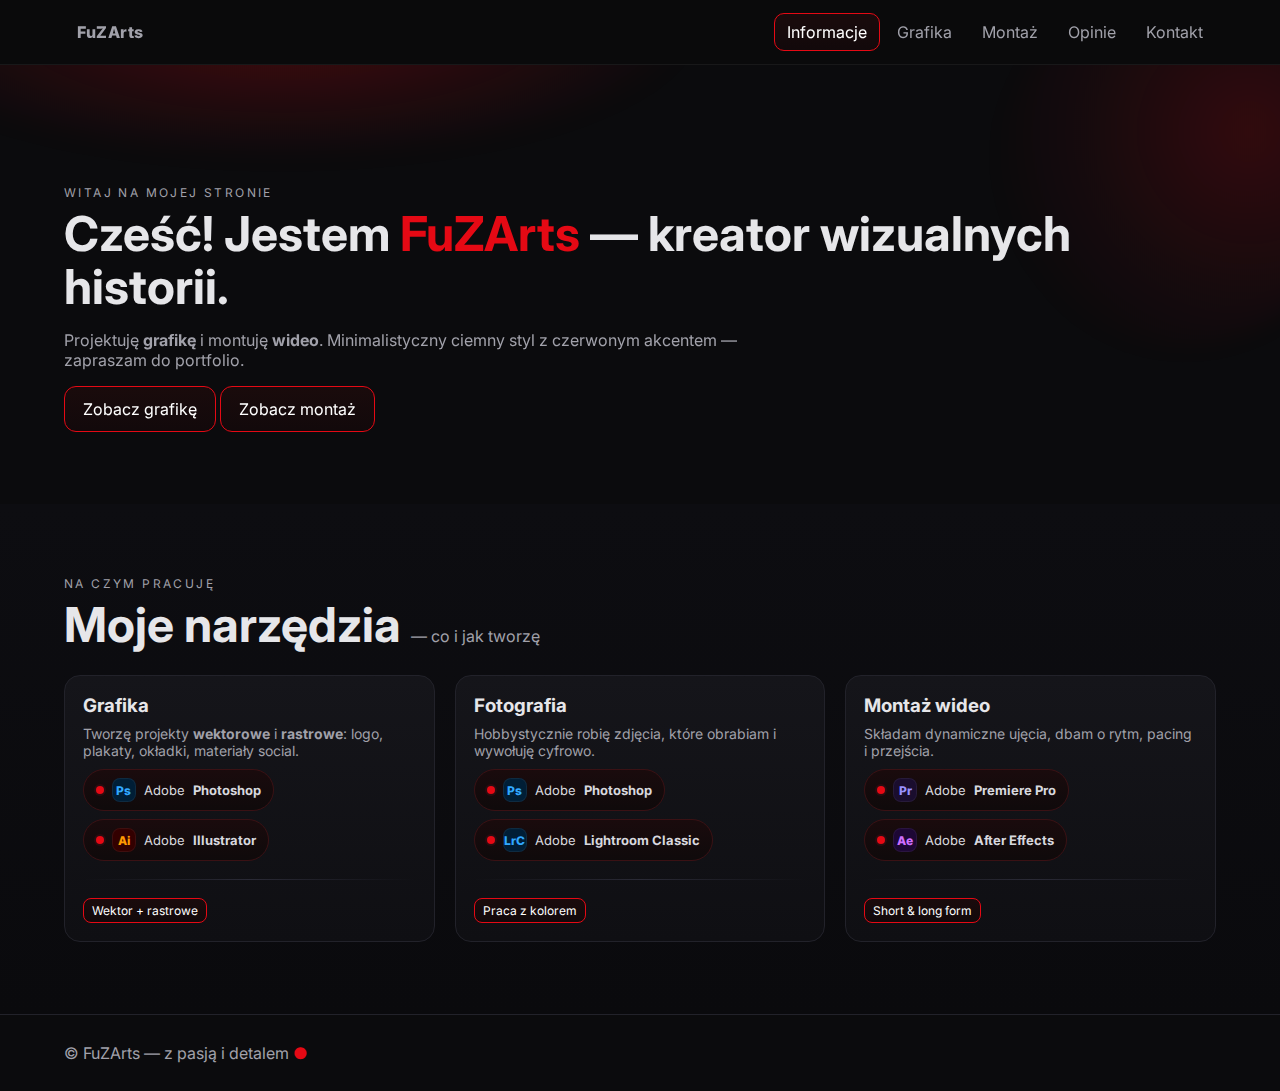
<file: index.html>
<!doctype html>
<html lang="pl">
<head>
  <meta charset="utf-8">
  <meta name="viewport" content="width=device-width,initial-scale=1">
  <title>Informacje — FuZArts</title>
  <meta name="color-scheme" content="dark">
  <link rel="preconnect" href="https://fonts.googleapis.com">
  <link href="https://fonts.googleapis.com/css2?family=Inter:wght@400;600;800&display=swap" rel="stylesheet">
  <link rel="stylesheet" href="style.css">
  <link rel="icon" type="image/png" href="/fuzarts.png">
</head>
<body>
  
    <header>
      <div class="container nav">
        <a class="brand" href="index.html">FuZArts</a>
        <nav>
          <a href="index.html">Informacje</a>
          <a href="grafika.html">Grafika</a>
          <a href="montaz.html">Montaż</a>
          <a href="opinie.html">Opinie</a>
          <a href="kontakt.html">Kontakt</a>
        </nav>
      </div>
    </header>
    
  
  
  <section class="hero hero-pro">
    <div class="hero-decor">
      <div class="hero-blob"></div>
      <div class="hero-blob second"></div>
      
      
    </div>
    <div class="container">
      <div class="kicker">Witaj na mojej stronie</div>
      <h1 class="h1" data-parallax="15">Cześć! Jestem <span style="color:var(--red)">FuZArts</span> — kreator wizualnych historii.</h1>
      <p class="p" data-parallax="8">Projektuję <strong>grafikę</strong> i montuję <strong>wideo</strong>. Minimalistyczny ciemny styl z czerwonym akcentem — zapraszam do portfolio.</p>
      <div class="hero-actions" data-parallax="5">
        <a class="btn red" href="grafika.html">Zobacz grafikę</a>
        <a class="btn red" href="montaz.html">Zobacz montaż</a>
      </div>
    </div>
  </section>



<section class="section-alt">
  <div class="container">
    <div class="kicker">Na czym pracuję</div>
    <h2 class="h1 reveal">Moje narzędzia <small>— co i jak tworzę</small></h2>
    <div class="tools-grid">
      <!-- GRAFIKA -->
      <article class="tool-card reveal">
        <h3>Grafika</h3>
        <div class="tool-desc">Tworzę projekty <strong>wektorowe</strong> i <strong>rastrowe</strong>: logo, plakaty, okładki, materiały social.</div>
        <div class="pills">
          <span class="pill adobe"><span class="dot"></span><span class="app ps">Ps</span> Adobe <strong>Photoshop</strong></span>
          <span class="pill adobe"><span class="dot"></span><span class="app ai">Ai</span> Adobe <strong>Illustrator</strong></span>
          </div>
        <div class="sep"></div>
        <span class="badge red">Wektor + rastrowe</span>
      </article>

      <!-- FOTOGRAFIA -->
      <article class="tool-card reveal">
        <h3>Fotografia</h3>
        <div class="tool-desc">Hobbystycznie robię zdjęcia, które obrabiam i wywołuję cyfrowo.</div>
        <div class="pills">
          <span class="pill adobe"><span class="dot"></span><span class="app ps">Ps</span> Adobe <strong>Photoshop</strong></span>
          <span class="pill adobe"><span class="dot"></span><span class="app lrc">LrC</span> Adobe <strong>Lightroom Classic</strong></span>
          </div>
        <div class="sep"></div>
        <span class="badge red">Praca z kolorem</span>
      </article>

      <!-- MONTAŻ -->
      <article class="tool-card reveal">
        <h3>Montaż wideo</h3>
        <div class="tool-desc">Składam dynamiczne ujęcia, dbam o rytm, pacing i przejścia.</div>
        <div class="pills">
          <span class="pill adobe"><span class="dot"></span><span class="app pr">Pr</span> Adobe <strong>Premiere Pro</strong></span>
          <span class="pill adobe"><span class="dot"></span><span class="app ae">Ae</span> Adobe <strong>After Effects</strong></span>
          </div>
        <div class="sep"></div>
        <span class="badge red">Short & long form</span>
      </article>

      
    </div>
  </div>
</section>



  
  
  <footer>
    <div class="container">© FuZArts — z pasją i detalem <span style="color:var(--red)">●</span></div>
  </footer>
  <script src="script.js"></script>
</body>
</html>
</file>
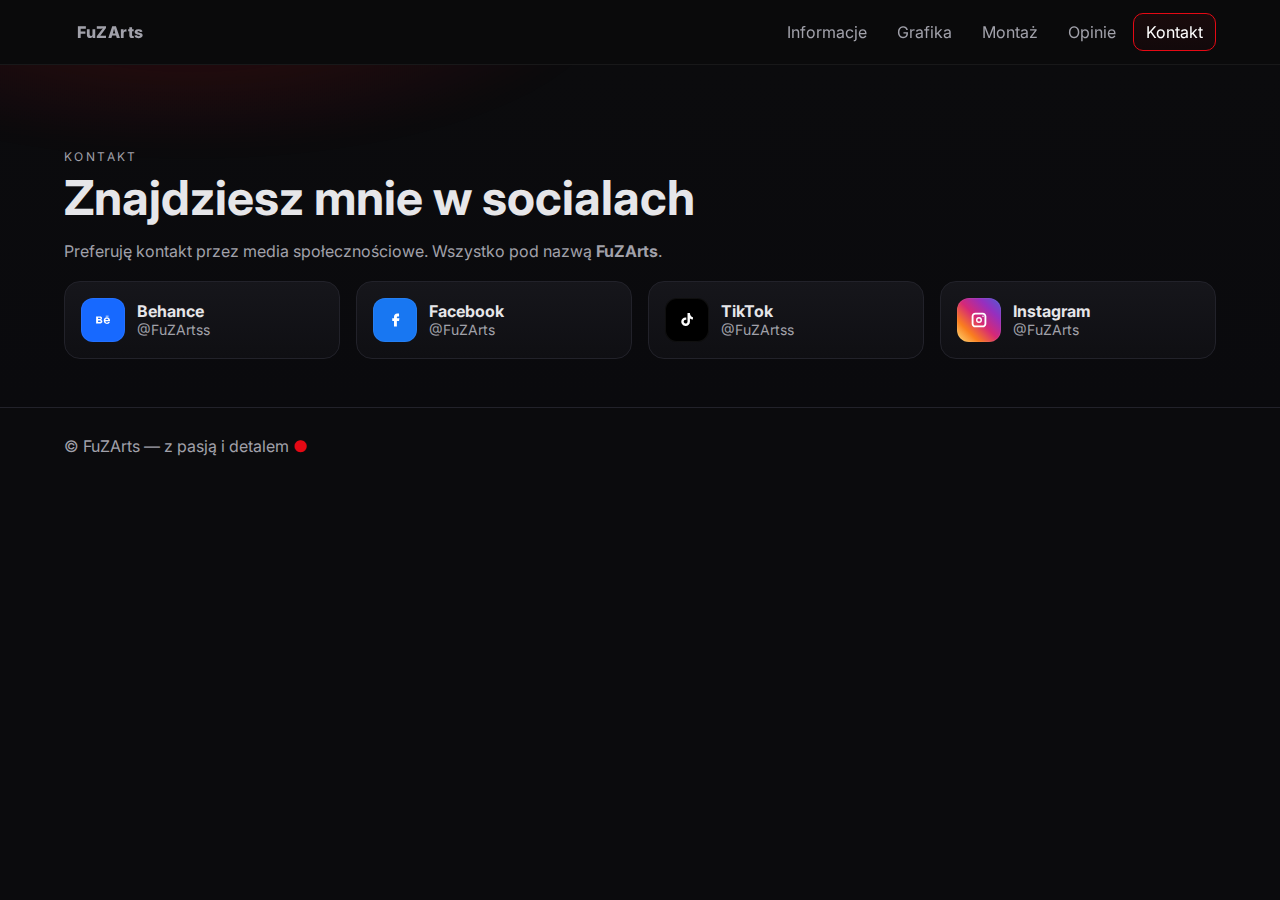
<file: kontakt.html>
<!doctype html>
<html lang="pl">
<head>
  <meta charset="utf-8">
  <meta name="viewport" content="width=device-width,initial-scale=1">
  <title>Kontakt — FuZArts</title>
  <meta name="color-scheme" content="dark">
  <link rel="preconnect" href="https://fonts.googleapis.com">
  <link href="https://fonts.googleapis.com/css2?family=Inter:wght@400;600;800&display=swap" rel="stylesheet">
  <link rel="stylesheet" href="style.css">
  <link rel="icon" type="image/png" href="/fuzarts.png">
</head>
<body>
  
    <header>
      <div class="container nav">
        <a class="brand" href="index.html">FuZArts</a>
        <nav>
          <a href="index.html">Informacje</a>
          <a href="grafika.html">Grafika</a>
          <a href="montaz.html">Montaż</a>
          <a href="opinie.html">Opinie</a>
          <a href="kontakt.html">Kontakt</a>
        </nav>
      </div>
    </header>
    
  
  
  <section class="contact-hero">
    <div class="container">
      <div class="kicker">Kontakt</div>
      <h1 class="h1 reveal">Znajdziesz mnie w socialach</h1>
      <p class="p reveal">Preferuję kontakt przez media społecznościowe. Wszystko pod nazwą <strong>FuZArts</strong>.</p>

      <div class="contact-grid" style="margin-top:20px">
        <!-- Behance -->
        <a class="contact-card reveal" href="https://behance.net/FuZArtss" target="_blank" rel="noopener">
          <div class="contact-icon brand behance"><svg xmlns='http://www.w3.org/2000/svg' viewBox='0 0 48 48' width='22' height='22' aria-hidden='true'>
  <path fill='currentColor' d='M20.6 22.3c.8-.5 1.3-1.3 1.3-2.4 0-2.1-1.6-3.4-4.1-3.4H9v14.9h9.1c2.8 0 4.6-1.5 4.6-3.9 0-1.7-.8-2.9-2.1-3.4zm-7.4-3h4.1c.9 0 1.5.5 1.5 1.3s-.6 1.3-1.5 1.3h-4.1v-2.6zm4.2 8.9h-4.2v-3.1h4.2c1.1 0 1.8.6 1.8 1.6s-.7 1.5-1.8 1.5zm15.1-10.1c-4.1 0-6.9 2.9-6.9 7.2 0 4.4 2.8 7.3 7 7.3 3.2 0 5.5-1.5 6.2-4.2h-3.4c-.3.8-1.4 1.4-2.7 1.4-2 0-3.3-1.2-3.4-3.3h9.9c.1-.5.1-.9.1-1.3 0-4.2-2.5-7.1-6.8-7.1zm-3.4 5.9c.2-1.8 1.3-3 3.3-3 1.9 0 3 1 3.2 3h-6.5zm7.1-7.6h-6.2v-1.9h6.2v1.9z' />
</svg></div>
          <div class="contact-meta">
            <div class="contact-title">Behance</div>
            <div class="contact-handle">@FuZArtss</div>
          </div>
        </a>

        <!-- Facebook -->
        <a class="contact-card reveal" href="https://facebook.com/FuZArts" target="_blank" rel="noopener">
          <div class="contact-icon brand facebook"><svg xmlns='http://www.w3.org/2000/svg' viewBox='0 0 48 48' width='22' height='22' aria-hidden='true'>
  <path fill='currentColor' d='M28.9 16.2h3.9V10h-3.9c-4.1 0-7.1 3.1-7.1 7.3v2.8H18v6.1h3.8V38h6.3v-11.8h4.7l.8-6.1h-5.5V17.3c0-.7.5-1.1 1.1-1.1z'/>
</svg></div>
          <div class="contact-meta">
            <div class="contact-title">Facebook</div>
            <div class="contact-handle">@FuZArts</div>
          </div>
        </a>

        <!-- TikTok -->
        <a class="contact-card reveal" href="https://tiktok.com/@FuZArtss" target="_blank" rel="noopener">
          <div class="contact-icon brand tiktok"><svg xmlns='http://www.w3.org/2000/svg' viewBox='0 0 48 48' width='22' height='22' aria-hidden='true'>
  <path fill='currentColor' d='M34.4 16.9c-2-1.4-3.4-3.5-3.8-5.9h0c-.3-1.4-.2-2.5-.2-2.5h-5.3v19.1c0 2.3-1.8 4.1-4.1 4.1-1.5 0-2.9-.8-3.6-2-.4-.6-.6-1.3-.6-2.1 0-2.3 1.9-4.1 4.2-4.1.5 0 1 .1 1.4.3v-5.3c-.5-.1-1-.2-1.5-.2-5.2 0-9.4 4.2-9.4 9.3 0 2 .6 3.8 1.6 5.3 1.7 2.6 4.6 4.3 7.9 4.3 5.2 0 9.4-4.2 9.4-9.3v-7.1c1.8 1.4 4.1 2.2 6.5 2.2v-5.1c-.7 0-1.7-.3-2.5-.8z'/>
</svg></div>
          <div class="contact-meta">
            <div class="contact-title">TikTok</div>
            <div class="contact-handle">@FuZArtss</div>
          </div>
        </a>

        <!-- Instagram -->
        <a class="contact-card reveal" href="https://instagram.com/FuZArts" target="_blank" rel="noopener">
          <div class="contact-icon brand instagram"><svg xmlns='http://www.w3.org/2000/svg' viewBox='0 0 48 48' width='22' height='22' aria-hidden='true'>
  <path fill='currentColor' d='M16 8h16c4.4 0 8 3.6 8 8v16c0 4.4-3.6 8-8 8H16c-4.4 0-8-3.6-8-8V16c0-4.4 3.6-8 8-8zm0 4c-2.2 0-4 1.8-4 4v16c0 2.2 1.8 4 4 4h16c2.2 0 4-1.8 4-4V16c0-2.2-1.8-4-4-4H16zm8 5.5A6.5 6.5 0 1 1 17.5 24 6.51 6.51 0 0 1 24 17.5zm0 3A3.5 3.5 0 1 0 27.5 24 3.5 3.5 0 0 0 24 20.5zM32.75 14a1.75 1.75 0 1 1-1.75 1.75A1.75 1.75 0 0 1 32.75 14z'/>
</svg></div>
          <div class="contact-meta">
            <div class="contact-title">Instagram</div>
            <div class="contact-handle">@FuZArts</div>
          </div>
        </a>
      </div>
    </div>
  </section>

  
  <footer>
    <div class="container">© FuZArts — z pasją i detalem <span style="color:var(--red)">●</span></div>
  </footer>
  <script src="script.js"></script>
</body>
</html>
</file>
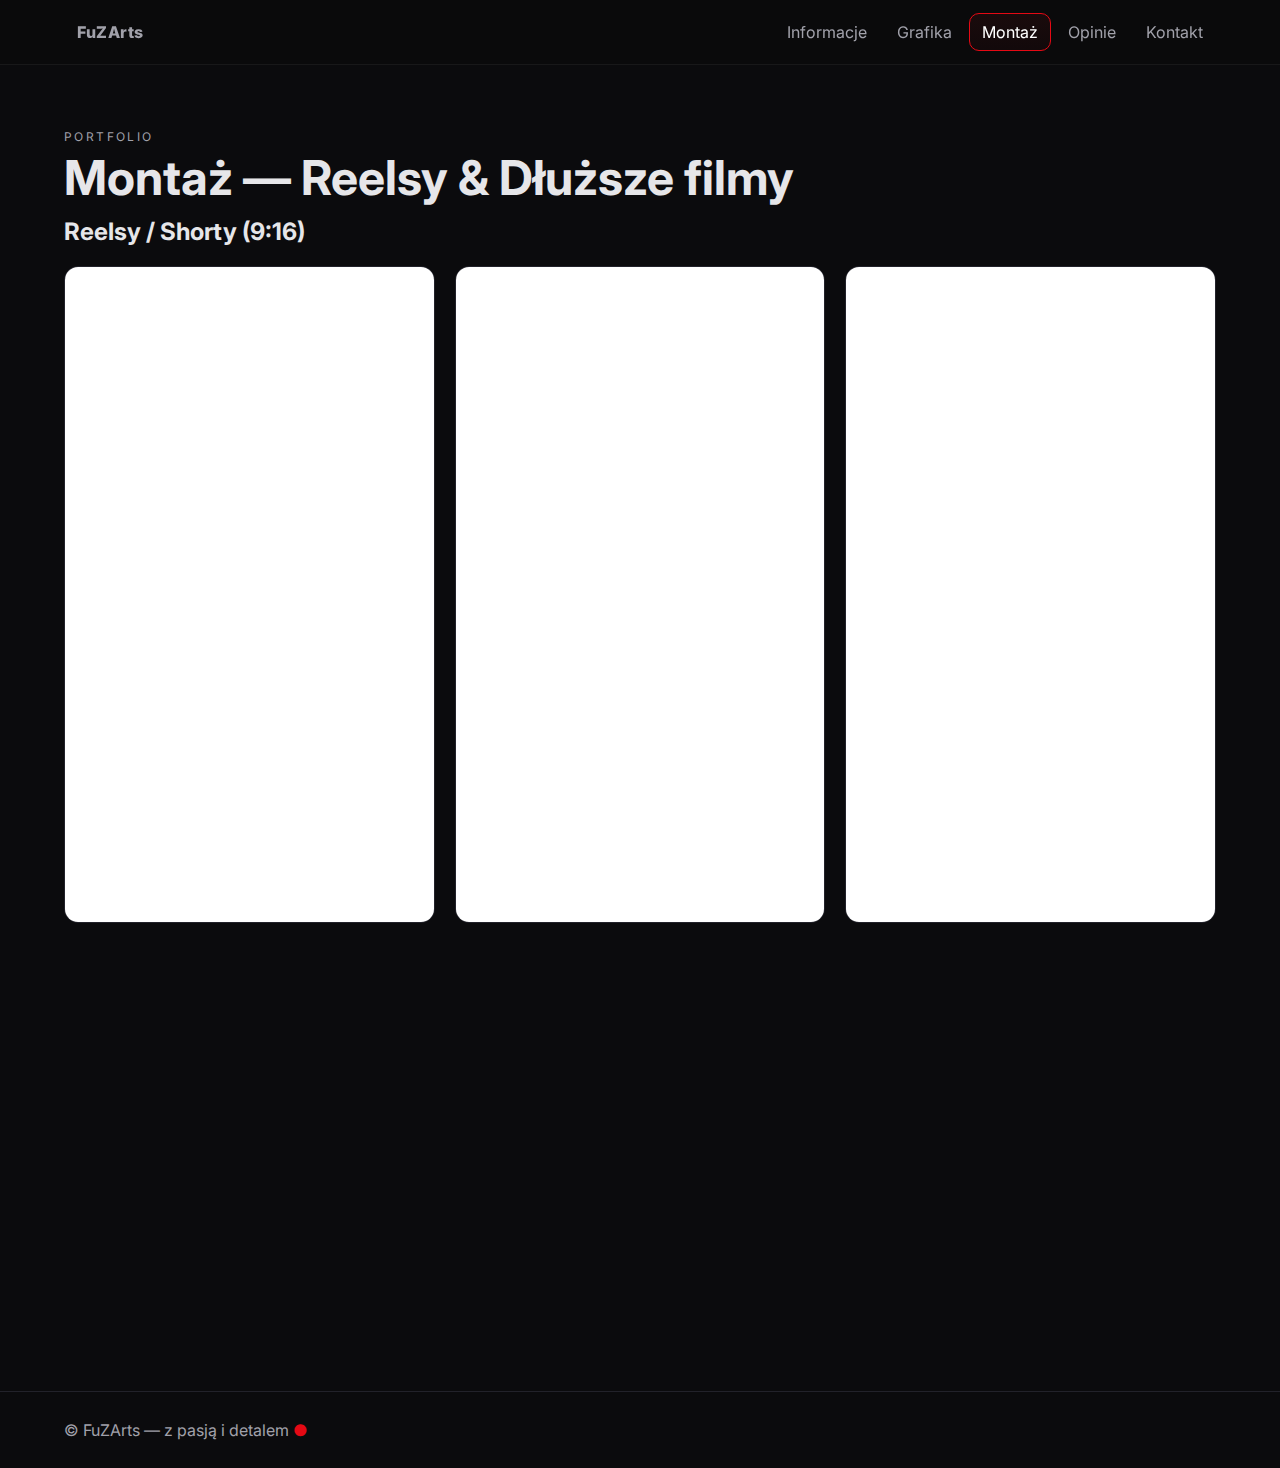
<file: montaz.html>
<!doctype html>
<html lang="pl">
<head>
  <meta charset="utf-8">
  <meta name="viewport" content="width=device-width,initial-scale=1">
  <title>Montaż — portfolio — FuZArts</title>
  <meta name="color-scheme" content="dark">
  <link rel="preconnect" href="https://fonts.googleapis.com">
  <link href="https://fonts.googleapis.com/css2?family=Inter:wght@400;600;800&display=swap" rel="stylesheet">
  <link rel="stylesheet" href="style.css">
  <link rel="icon" type="image/png" href="/fuzarts.png">
</head>
<body>
  
    <header>
      <div class="container nav">
        <a class="brand" href="index.html">FuZArts</a>
        <nav>
          <a href="index.html">Informacje</a>
          <a href="grafika.html">Grafika</a>
          <a href="montaz.html">Montaż</a>
          <a href="opinie.html">Opinie</a>
          <a href="kontakt.html">Kontakt</a>
        </nav>
      </div>
    </header>
    
  
  <section class="section">
    <div class="container">
      <div class="kicker">Portfolio</div>
      <h1 class="h1 reveal">Montaż — Reelsy & Dłuższe filmy</h1>

      <h2 class="reveal" style="margin-top:8px">Reelsy / Shorty (9:16)</h2>
      <div class="video-grid" style="margin-top:12px">
        <div class="video video--reel reveal">
          <iframe src="https://www.youtube.com/embed/dQw4w9WgXcQ" title="Reel 1" loading="lazy" frameborder="0" allowfullscreen></iframe>
        </div>
        <div class="video video--reel reveal">
          <iframe src="https://www.youtube.com/embed/oHg5SJYRHA0" title="Reel 2" loading="lazy" frameborder="0" allowfullscreen></iframe>
        </div>
        <div class="video video--reel reveal">
          <iframe src="https://www.youtube.com/embed/dQw4w9WgXcQ" title="Reel 3" loading="lazy" frameborder="0" allowfullscreen></iframe>
        </div>
      </div>

      <h2 class="reveal" style="margin-top:36px">Dłuższe filmy (16:9)</h2>
      <div class="video-grid" style="margin-top:12px">
        <div class="video reveal">
          <iframe src="https://www.youtube.com/embed/oHg5SJYRHA0" title="Long 1" loading="lazy" frameborder="0" allowfullscreen></iframe>
        </div>
        <div class="video reveal">
          <iframe src="https://www.youtube.com/embed/dQw4w9WgXcQ" title="Long 2" loading="lazy" frameborder="0" allowfullscreen></iframe>
        </div>
      </div>
    </div>
  </section>
  
  <footer>
    <div class="container">© FuZArts — z pasją i detalem <span style="color:var(--red)">●</span></div>
  </footer>
  <script src="script.js"></script>
</body>
</html>
</file>
<file: style.css>
:root{
  --bg:#0b0b0d;--bg-soft:#121216;--text:#e6e6e9;--muted:#a1a1aa;
  --red:#e50914;--card:#141418;--border:#22222a;--glow:#e5091444
}
*{box-sizing:border-box}
html,body{margin:0;padding:0;background:var(--bg);color:var(--text);
  font-family:Inter,system-ui,-apple-system,Segoe UI,Roboto,Helvetica,Arial,sans-serif}
a{color:inherit;text-decoration:none}
img{max-width:100%;display:block}
.container{max-width:1200px;margin:0 auto;padding:0 24px}
.section{padding:64px 0}
.grid{display:grid;gap:24px}

.btn{display:inline-flex;align-items:center;gap:10px;padding:12px 18px;
  border:1px solid var(--border);border-radius:12px;background:linear-gradient(180deg,#16161b,#0f0f13);
  color:var(--text);transition:.25s ease;position:relative;overflow:hidden}
.btn:hover{transform:translateY(-2px);border-color:var(--red);box-shadow:0 10px 30px -10px var(--glow)}
.btn.primary{background:linear-gradient(180deg,#1a1a22,#101015);border-color:#2a2a36}
.btn.primary::after{content:"";position:absolute;inset:0;background:radial-gradient(400px 120px at var(--mx,50%) 120%, #e509140f, transparent 60%);
  pointer-events:none;transition:.2s ease}

header{position:sticky;top:0;z-index:50;background:rgba(10,10,12,.7);backdrop-filter:blur(10px);
  border-bottom:1px solid rgba(255,255,255,.06)}
.nav{display:flex;justify-content:space-between;align-items:center;height:64px}
.brand{font-weight:800;letter-spacing:.5px}
.nav a{padding:8px 12px;border-radius:10px;color:var(--muted);border:1px solid transparent;transition:.2s ease;position:relative}
.nav a:hover{color:var(--text);border-color:#1f1f28;background:#111116}
.nav a.active{color:#fff;border-color:var(--red);background:linear-gradient(180deg,#1a0b0c,#12090b)}

.hero{padding:96px 0 48px;position:relative;overflow:hidden}
.hero::before{content:"";position:absolute;inset:-10% -20% auto -20%;height:60%;
  background:radial-gradient(600px 200px at 30% 0%, var(--glow), transparent 70%);pointer-events:none;filter:blur(12px)}
.kicker{color:var(--muted);text-transform:uppercase;letter-spacing:.2em;font-size:12px;margin-bottom:8px}
.h1{font-size:48px;line-height:1.1;margin:0 0 12px}
.p{color:var(--muted);max-width:700px}

.card{background:linear-gradient(180deg,#141418,#0f0f13);border:1px solid var(--border);border-radius:16px;overflow:hidden;transition:.3s}
.card:hover{transform:translateY(-4px);box-shadow:0 20px 40px -20px rgba(0,0,0,.6)}
.card .cover{aspect-ratio:16/9;background:#0f0f13;display:grid;place-items:center;border-bottom:1px solid var(--border)}
.card .body{padding:16px}
.meta{display:flex;gap:8px;align-items:center;color:var(--muted);font-size:13px}

.gallery{columns:1;column-gap:16px}
@media(min-width:640px){.gallery{columns:2}}
@media(min-width:1024px){.gallery{columns:3}}
.gallery .item{break-inside:avoid;margin:0 0 16px;border-radius:14px;overflow:hidden;border:1px solid var(--border);background:#121218}
.gallery .item img{width:100%;display:block}
.gallery .item .caption{padding:10px 12px;color:var(--muted);font-size:13px;border-top:1px solid var(--border)}

.testimonials{display:grid;gap:16px}
@media(min-width:900px){.testimonials{grid-template-columns:repeat(3,1fr)}}
.quote{padding:18px;border:1px solid var(--border);border-radius:14px;background:linear-gradient(180deg,#141418,#0f0f13)}
.quote p{color:#d1d1d6}
.quote .who{margin-top:10px;color:var(--muted);font-size:14px}

form{display:grid;gap:12px}
.input, textarea{width:100%;padding:12px 14px;border-radius:12px;background:#0f0f13;border:1px solid var(--border);color:var(--text)}
textarea{min-height:140px;resize:vertical}
.input:focus, textarea:focus{outline:none;border-color:var(--red);box-shadow:0 0 0 4px #e5091414}

footer{border-top:1px solid var(--border);padding:28px 0;color:var(--muted)}

.reveal{opacity:0;transform:translateY(16px);transition:opacity .6s ease, transform .6s ease}
.reveal.visible{opacity:1;transform:translateY(0)}

/* Social cards */
.socials{display:grid;gap:16px;grid-template-columns:repeat(auto-fit,minmax(220px,1fr))}
.social-card{display:flex;align-items:center;gap:12px;padding:14px;border:1px solid var(--border);border-radius:14px;background:#121218;transition:.2s}
.social-card:hover{border-color:var(--red);transform:translateY(-2px)}
.social-card .icon{width:36px;height:36px;border-radius:10px;display:grid;place-items:center;background:#1a1a22;border:1px solid #20202a}

/* Reels & long videos */
.video-grid{display:grid;gap:20px;grid-template-columns:repeat(auto-fit,minmax(280px,1fr))}
.video{position:relative;border:1px solid var(--border);border-radius:14px;overflow:hidden;background:#0f0f13}
.video::before{content:"";display:block;aspect-ratio:16/9}
.video--reel::before{aspect-ratio:9/16}
.video iframe,.video video{position:absolute;inset:0;width:100%;height:100%}

/* Author (nick) styling in opinions */
.author{color:var(--red);font-weight:700}

/* Montage special grid: 3 columns on large screens for first row; responsive fallback */
.montaz-grid{display:grid;gap:20px}
@media(min-width:1100px){.montaz-grid{grid-template-columns:repeat(3,1fr)}}
@media(min-width:701px) and (max-width:1099px){.montaz-grid{grid-template-columns:repeat(2,1fr)}}
@media(max-width:700px){.montaz-grid{grid-template-columns:1fr}}


/* --- Tools / Pills / Fancy cards --- */
.section-alt{position:relative;padding:72px 0;background:linear-gradient(180deg,#0d0d11, #0a0a0d)}
.kicker+.h1 small{font-size:16px;color:var(--muted);font-weight:400}
.tools-grid{display:grid;gap:20px;grid-template-columns:repeat(auto-fit,minmax(260px,1fr));margin-top:24px}
.tool-card{border:1px solid var(--border);border-radius:16px;background:linear-gradient(180deg,#15151a,#0f0f13);padding:18px;transition:.25s}
.tool-card:hover{transform:translateY(-4px);box-shadow:0 16px 36px -18px rgba(0,0,0,.7)}
.tool-card h3{margin:0 0 8px}
.pills{display:flex;flex-wrap:wrap;gap:8px;margin-top:10px}
.pill{display:inline-flex;align-items:center;gap:8px;padding:8px 12px;border:1px solid var(--border);border-radius:999px;background:#101015;color:#d8d8de;font-size:13px}
.pill.adobe{border-color: #3a1114;background:linear-gradient(180deg,#1a0b0d,#0f0a0b)}
.pill.adobe .dot{width:8px;height:8px;border-radius:50%;background:var(--red);box-shadow:0 0 0 2px #2a0c10}
.pill.soft{opacity:.9}
.tool-desc{color:var(--muted);font-size:14px;margin-top:8px}
.sep{height:1px;background:linear-gradient(90deg,transparent,#2a2a36,transparent);margin:18px 0}
.badge{display:inline-block;padding:4px 8px;border-radius:8px;border:1px solid var(--border);font-size:12px;color:#bbb}
.badge.red{border-color:var(--red);color:#fff;background:linear-gradient(180deg,#1a0b0c,#12090b)}


.btn.red{
  border-color: var(--red);
  background:linear-gradient(180deg,#1a0b0c,#12090b);
  color:#fff;
}
.btn.red:hover{
  box-shadow:0 0 20px -4px var(--glow);
  transform:translateY(-2px);
}


/* --- Mobile optimizations --- */
@media(max-width:700px){
  .h1{font-size:36px}
  .btn{padding:14px 18px;font-size:16px}
  nav a{padding:10px 12px}
  .tool-card{padding:16px}
}


/* Page fade transitions */
.page-fade{opacity:0;transition:opacity .35s ease}
.page-fade.visible{opacity:1}


/* --- Adobe app badges (updated) --- */
.app{display:inline-grid;place-items:center;width:24px;height:24px;border-radius:8px;font-size:12px;font-weight:800;color:#fff;letter-spacing:.2px;box-shadow:inset 0 0 0 1px rgba(255,255,255,.06)}
.app.ps{background:#001E36;color:#31A8FF}
.app.ai{background:#330000;color:#FF9A00}
.app.lrc{background:#001E36;color:#31A8FF}
.app.pr{background:#1A0D2E;color:#9991FF}
.app.ae{background:#1D0735;color:#CF6FFF}
/* --- Microinteractions --- */
.nav a{position:relative;overflow:hidden}
.nav a::after{content:"";position:absolute;left:12px;right:12px;bottom:4px;height:2px;background:transparent;transition:.25s ease}
.nav a:hover::after{background:linear-gradient(90deg,transparent,var(--red),transparent)}

.gallery .item{transition:.25s ease, transform .25s ease}
.gallery .item:hover{transform:translateY(-4px);box-shadow:0 12px 24px -16px rgba(0,0,0,.6)}

.card{will-change:transform, box-shadow}
.card:hover{transform:translateY(-4px);box-shadow:0 18px 34px -22px rgba(0,0,0,.7)}


/* ===== HERO PRO ===== */
.hero-pro{position:relative;isolation:isolate;overflow:hidden;padding:120px 0 72px}
.hero-decor{position:absolute;inset:0;z-index:-1}


to{transform:translate3d(-30px,0,0)}}

.hero-blob{position:absolute;width:38vmax;height:38vmax;border-radius:50%;background:radial-gradient(circle at 30% 40%, rgba(229,9,20,.25), rgba(229,9,20,.05) 60%, transparent 80%);filter: blur(14px);top:-10vmax;left:-8vmax;animation: float 14s ease-in-out infinite;}
.hero-blob.second{position:absolute;width:28vmax;height:28vmax;border-radius:50%;background:radial-gradient(circle at 70% 40%, rgba(229,9,20,.18), rgba(229,9,20,.05) 50%, transparent 80%);filter: blur(12px);top:-6vmax;right:-6vmax;animation: float 18s ease-in-out infinite;}
@keyframes float{
  0%,100%{transform:translateY(0) translateX(0)}
  50%{transform:translateY(10px) translateX(6px)}
}

/* Parallax attribution targets */
[data-parallax]{will-change:transform;transition:transform .12s ease-out}
@media (prefers-reduced-motion: reduce){
  .hero-blob,
  [data-parallax]{transition:none}
}


/* --- Contact page refresh --- */
.contact-hero{position:relative; padding:84px 0 48px; overflow:hidden; background:linear-gradient(180deg, #0b0b0d, #0a0a0d)}
.contact-hero::before{
  content:""; position:absolute; inset:-20% -20% auto -20%; height:70%;
  background: radial-gradient(600px 220px at 25% 0%, rgba(229,9,20,.18), transparent 70%);
  filter: blur(12px); pointer-events:none;
}
.contact-grid{display:grid; gap:16px; grid-template-columns:repeat(auto-fit,minmax(240px,1fr));}
.contact-card{
  display:flex; align-items:center; gap:12px; padding:16px;
  border:1px solid var(--border); border-radius:16px;
  background:linear-gradient(180deg,#16161b,#0f0f13); position:relative; overflow:hidden;
  transition:.25s ease; isolation:isolate;
}
.contact-card:hover{transform:translateY(-3px); border-color:var(--red); box-shadow:0 16px 26px -18px var(--glow);}
.contact-card::after{
  content:""; position:absolute; inset:0; pointer-events:none; z-index:0;
  background: conic-gradient(from 180deg, transparent, rgba(229,9,20,.16), transparent 60%);
  transform: rotate(0deg); transition: .6s ease; opacity:.0;
}
.contact-card:hover::after{opacity:.8; transform: rotate(8deg);}
.contact-icon{width:40px; height:40px; border-radius:12px; display:grid; place-items:center; background:#101015; border:1px solid #20202a; z-index:1}
.contact-meta{z-index:1}
.contact-title{font-weight:700}
.contact-handle{color:var(--muted); font-size:14px}




/* === Unified Social Icon Design === */
.contact-icon.brand{
  width:44px;height:44px;border-radius:12px;
  display:grid;place-items:center;
  color:#fff;border:none;
  box-shadow:inset 0 0 0 1px rgba(255,255,255,.06);
  transition:transform .2s ease, box-shadow .2s ease, filter .2s ease;
}
.contact-card:hover .contact-icon.brand{
  transform:translateY(-2px);
  box-shadow:0 10px 24px -18px rgba(0,0,0,.6), inset 0 0 0 1px rgba(255,255,255,.08);
  filter:saturate(1.1);
}
/* Platform colors */
.contact-icon.brand.behance{background:#1769ff}
.contact-icon.brand.facebook{background:#1877F2}
.contact-icon.brand.tiktok{background:#000000}
.contact-icon.brand.instagram{
  background:linear-gradient(45deg,#feda75,#fa7e1e,#d62976,#962fbf,#4f5bd5);
}
.contact-icon.brand svg{width:22px;height:22px}
</file>
